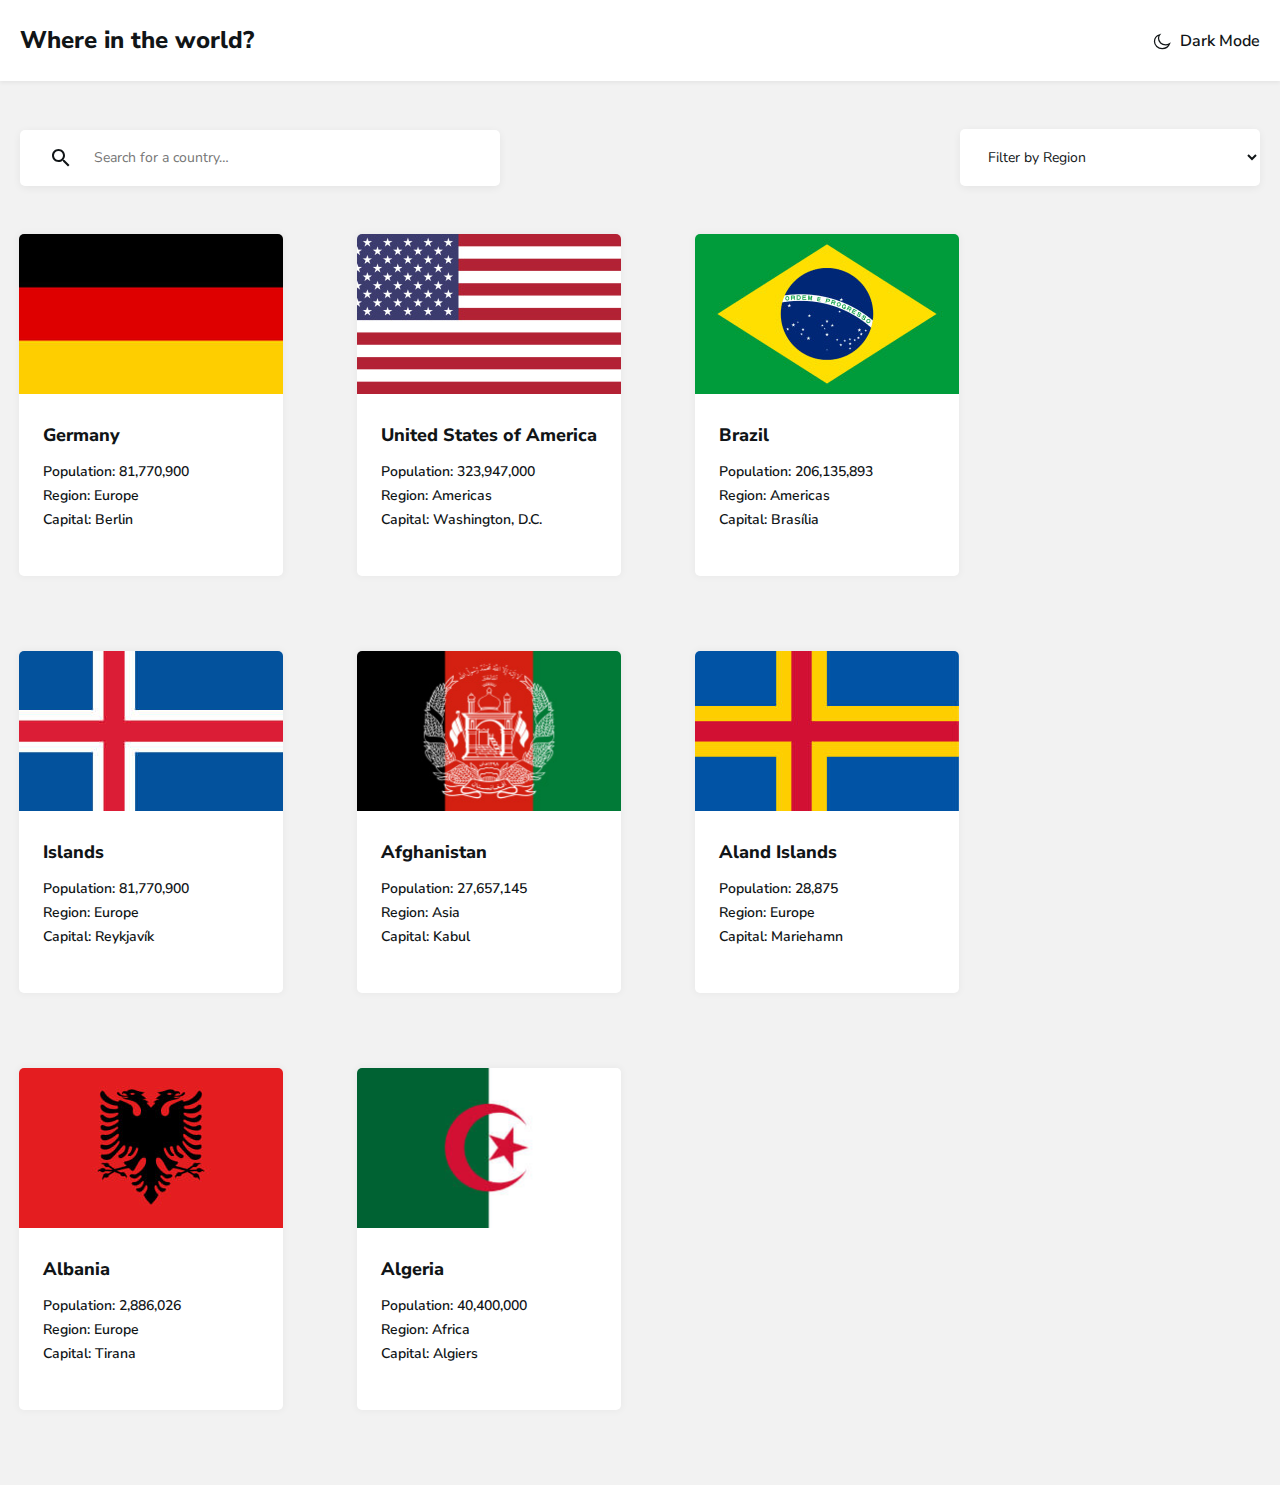
<file: index.html>
<!DOCTYPE html>
<html lang="en">
<head>
  <meta charset="UTF-8">
  <meta http-equiv="X-UA-Compatible" content="IE=edge">
  <meta name="viewport" content="width=device-width, initial-scale=1.0">
  <title>Countreis</title>

  <!-- Fonts -->
  <link rel="preconnect" href="https://fonts.googleapis.com">
  <link rel="preconnect" href="https://fonts.gstatic.com" crossorigin>
  <link href="https://fonts.googleapis.com/css2?family=Nunito+Sans:wght@400;600;800&display=swap" rel="stylesheet">

  <!-- Stylesheets -->
  <link rel="stylesheet" href="css/normalize.css">
  <link rel="stylesheet" href="css/style.css">
</head>
<body>

  <!-- SITE HEADER -->
  <header class="site-header">
    <div class="container">
      <div class="site-header-inner">
        <a class="site-header-heading" href="index.html">Where in the world?</a>

        <button class="dark-mode-button" type="button">
          <span class="dark-mode-button-inner">
            <svg class="dark-mode-button-icon" xmlns="http://www.w3.org/2000/svg" width="20" height="20"><path fill-rule="evenodd" stroke="currentColor" stroke-width="1.25" fill="#fff" d="M13.553 13.815c-3.884 0-7.034-2.887-7.034-6.447 0-1.343.448-2.586 1.212-3.618-3.04.945-5.231 3.581-5.231 6.688 0 3.9 3.45 7.062 7.704 7.062 3.389 0 6.266-2.007 7.296-4.796a7.458 7.458 0 0 1-3.947 1.111Z" clip-rule="evenodd"/></svg>
            <span class="dark-mode-button-text">Dark Mode</span>
          </span>
        </button>
      </div>
    </div>
  </header>

  <!-- MAIN-SECTION -->
  <main class="main-content">
    <div class="container">
      <section >
        <!-- <h2>FILTIRLAR</h2> -->
        <form class="filters" action="https//.htmlacademy.ru" method="get">

          <div class="filters-search-wrapper">
            <svg class="filters-search-icon" xmlns="http://www.w3.org/2000/svg" width="18" height="18"><path fill="currentColor" fill-rule="evenodd" d="M12.5 11h-.8l-.3-.3c1-1.1 1.6-2.6 1.6-4.2C13 2.9 10.1 0 6.5 0S0 2.9 0 6.5 2.9 13 6.5 13c1.6 0 3.1-.6 4.2-1.6l.3.3v.8l5 5 1.5-1.5-5-5Zm-6 0C4 11 2 9 2 6.5S4 2 6.5 2 11 4 11 6.5 9 11 6.5 11Z" clip-rule="evenodd"/></svg>
          <input class="filters-search-input" type="search" name="search" aria-label="Country name" placeholder="Search for a country…">
          </div>
          <select class="filters-region-select" name="regions" aria-label="Regions">
            <option value="#" selected disabled>Filter by Region</option>
            <option value="#">Africa</option>
            <option value="#">America</option>
            <option value="#">Asia</option>
            <option value="#">Europe</option>
            <option value="#">Oceania</option>
          </select>
        </form>
      </section>


      <section class="index-countries">
        <!-- <h2>INDEX-COUNTRIES</h2> -->
        <ul class="index-countries-list">
          <li class="-index-countries-item">
            <img class="index-country-flag" src="img/flag-germany.jpg" alt="Germany falg" width="264" height="160" srcset="img/flag-germany.jpg 1x, img/flag-germany@2x.jpg 2x">

            <div class="index-countries-info">
              <h3 class="index-country-name">
                <a class="index-countries-name-link" href="country-page.html">Germany</a>
              </h3>
              <dl class="index-countries-details">
                <div class="index-country-details-item">
                  <dt class="index-countries-details-title">Population:</dt>
                  <dd class="index-countries-details-value">81,770,900</dd>
                </div>
                <div class="index-country-details-item">
                  <dt class="index-countries-details-title">Region:</dt>
                  <dd class="index-countries-details-value">Europe</dd>
                </div>
                <div class="index-country-details-item">
                  <dt class="index-countries-details-title">Capital:</dt>
                  <dd class="index-countries-details-value">Berlin</dd>
                </div>
              </dl>
            </div>
          </li>

          <li class="-index-countries-item">
            <img class="index-country-flag" src="img/flag-usa.jpg" alt="United States of America falg" width="264" height="160" srcset="img/flag-usa.jpg 1x, img/flag-usa@2x.jpg 2x">

            <div class="index-countries-info">
              <h3 class="index-country-name">
                <a class="index-countries-name-link" href="country-page.html">United States of America</a>
              </h3>
              <dl class="index-countries-details">
                <div class="index-country-details-item">
                  <dt class="index-countries-details-title">Population:</dt>
                  <dd class="index-countries-details-value">323,947,000</dd>
                </div>
                <div class="index-country-details-item">
                  <dt class="index-countries-details-title">Region:</dt>
                  <dd class="index-countries-details-value">Americas</dd>
                </div>
                <div class="index-country-details-item">
                  <dt class="index-countries-details-title">Capital:</dt>
                  <dd class="index-countries-details-value">Washington, D.C.</dd>
                </div>
              </dl>
            </div>
          </li>

          <li class="-index-countries-item">
            <img class="index-country-flag" src="img/flag-brazil.jpg" alt="Germany falg" width="264" height="160" srcset="img/flag-brazil.jpg 1x, img/flag-brazil@2x.jpg 2x">

            <div class="index-countries-info">
              <h3 class="index-country-name">
                <a class="index-countries-name-link" href="country-page.html">Brazil</a>
              </h3>
              <dl class="index-countries-details">
                <div class="index-country-details-item">
                  <dt class="index-countries-details-title">Population:</dt>
                  <dd class="index-countries-details-value">206,135,893</dd>
                </div>
                <div class="index-country-details-item">
                  <dt class="index-countries-details-title">Region:</dt>
                  <dd class="index-countries-details-value">Americas</dd>
                </div>
                <div class="index-country-details-item">
                  <dt class="index-countries-details-title">Capital:</dt>
                  <dd class="index-countries-details-value">Brasília</dd>
                </div>
              </dl>
            </div>
          </li>
          <li class="-index-countries-item">
            <img class="index-country-flag" src="img/flag-iceland.jpg" alt="Icelands falg" width="264" height="160" srcset="img/flag-iceland.jpg 1x, img/flag-iceland@2x.jpg 2x">

            <div class="index-countries-info">
              <h3 class="index-country-name">
                <a class="index-countries-name-link" href="country-page.html">Islands</a>
              </h3>
              <dl class="index-countries-details">
                <div class="index-country-details-item">
                  <dt class="index-countries-details-title">Population:</dt>
                  <dd class="index-countries-details-value">81,770,900</dd>
                </div>
                <div class="index-country-details-item">
                  <dt class="index-countries-details-title">Region:</dt>
                  <dd class="index-countries-details-value">Europe</dd>
                </div>
                <div class="index-country-details-item">
                  <dt class="index-countries-details-title">Capital:</dt>
                  <dd class="index-countries-details-value">Reykjavík</dd>
                </div>
              </dl>
            </div>
          </li>
          <li class="-index-countries-item">
            <img class="index-country-flag" src="img/flag-afghanistan.jpg" alt="Afghanistan falg" width="264" height="160" srcset="img/flag-afghanistan.jpg 1x, img/flag-afghanistan@2x.jpg 2x">

            <div class="index-countries-info">
              <h3 class="index-country-name">
                <a class="index-countries-name-link" href="country-page.html">Afghanistan</a>
              </h3>
              <dl class="index-countries-details">
                <div class="index-country-details-item">
                  <dt class="index-countries-details-title">Population:</dt>
                  <dd class="index-countries-details-value">27,657,145</dd>
                </div>
                <div class="index-country-details-item">
                  <dt class="index-countries-details-title">Region:</dt>
                  <dd class="index-countries-details-value">Asia</dd>
                </div>
                <div class="index-country-details-item">
                  <dt class="index-countries-details-title">Capital:</dt>
                  <dd class="index-countries-details-value">Kabul</dd>
                </div>
              </dl>
            </div>
          </li>
          <li class="-index-countries-item">
            <img class="index-country-flag" src="img/flag-aland-islands.jpg" alt="Aland-Islands falg" width="264" height="160" srcset="img/flag-aland-islands.jpg 1x, img/flag-aland-islands@2x.jpg 2x">

            <div class="index-countries-info">
              <h3 class="index-country-name">
                <a class="index-countries-name-link" href="country-page.html">Aland Islands</a>
              </h3>
              <dl class="index-countries-details">
                <div class="index-country-details-item">
                  <dt class="index-countries-details-title">Population:</dt>
                  <dd class="index-countries-details-value">28,875</dd>
                </div>
                <div class="index-country-details-item">
                  <dt class="index-countries-details-title">Region:</dt>
                  <dd class="index-countries-details-value">Europe</dd>
                </div>
                <div class="index-country-details-item">
                  <dt class="index-countries-details-title">Capital:</dt>
                  <dd class="index-countries-details-value">Mariehamn</dd>
                </div>
              </dl>
            </div>
          </li>
          <li class="-index-countries-item">
            <img class="index-country-flag" src="img/flag-albania.jpg" alt="Albania falg" width="264" height="160" srcset="img/flag-albania.jpg 1x, img/flag-albania@2x.jpg 2x">

            <div class="index-countries-info">
              <h3 class="index-country-name">
                <a class="index-countries-name-link" href="country-page.html">Albania</a>
              </h3>
              <dl class="index-countries-details">
                <div class="index-country-details-item">
                  <dt class="index-countries-details-title">Population:</dt>
                  <dd class="index-countries-details-value">2,886,026</dd>
                </div>
                <div class="index-country-details-item">
                  <dt class="index-countries-details-title">Region:</dt>
                  <dd class="index-countries-details-value">Europe</dd>
                </div>
                <div class="index-country-details-item">
                  <dt class="index-countries-details-title">Capital:</dt>
                  <dd class="index-countries-details-value">Tirana</dd>
                </div>
              </dl>
            </div>
          </li>
          <li class="-index-countries-item">
            <img class="index-country-flag" src="img/flag-algeria.jpg" alt="Algeria falg" width="264" height="160" srcset="img/flag-algeria.jpg 1x, img/flag-algeria@2x.jpg 2x">

            <div class="index-countries-info">
              <h3 class="index-country-name">
                <a class="index-countries-name-link" href="country-page.html">Algeria</a>
              </h3>
              <dl class="index-countries-details">
                <div class="index-country-details-item">
                  <dt class="index-countries-details-title">Population:</dt>
                  <dd class="index-countries-details-value">40,400,000</dd>
                </div>
                <div class="index-country-details-item">
                  <dt class="index-countries-details-title">Region:</dt>
                  <dd class="index-countries-details-value">Africa</dd>
                </div>
                <div class="index-country-details-item">
                  <dt class="index-countries-details-title">Capital:</dt>
                  <dd class="index-countries-details-value">Algiers</dd>
                </div>
              </dl>
            </div>
          </li>

        </ul>
      </section>
    </div>
  </main>
  <script src="js/main.js"> </script>
</body>
</html>
</file>
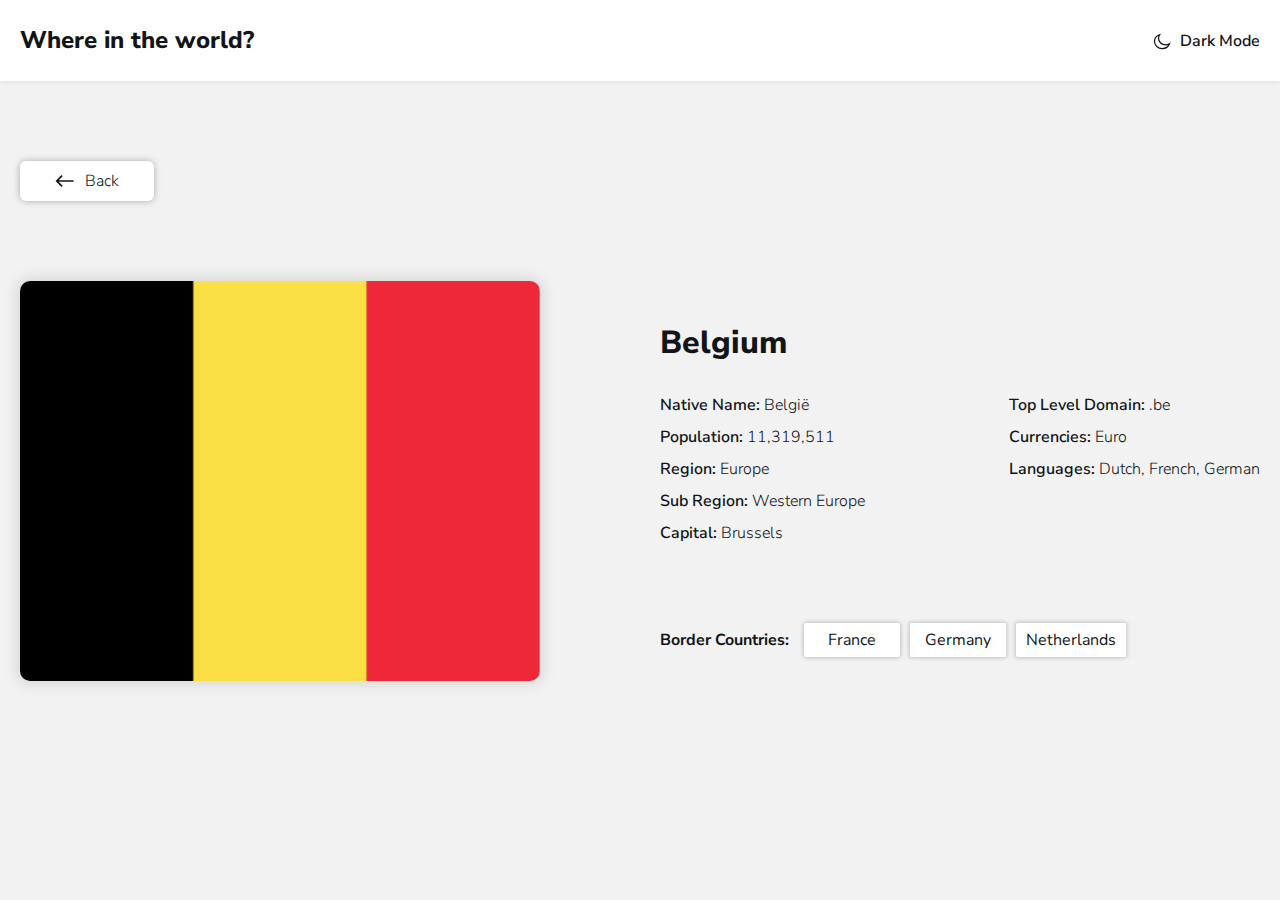
<file: country-page.html>
<!DOCTYPE html>
<html lang="en">
<head>
  <meta charset="UTF-8">
  <meta http-equiv="X-UA-Compatible" content="IE=edge">
  <meta name="viewport" content="width=device-width, initial-scale=1.0">
  <title>Countreis</title>

  <!-- Fonts -->
  <link rel="preconnect" href="https://fonts.googleapis.com">
  <link rel="preconnect" href="https://fonts.gstatic.com" crossorigin>
  <link href="https://fonts.googleapis.com/css2?family=Nunito+Sans:wght@400;600;800&display=swap" rel="stylesheet">

  <!-- Stylesheets -->
  <link rel="stylesheet" href="css/normalize.css">
  <link rel="stylesheet" href="css/style.css">
</head>
<body>

  <!-- SITE HEADER -->
  <header class="site-header">
    <div class="container">
      <div class="site-header-inner">
        <a class="site-header-heading" href="index.html">Where in the world?</a>

        <button class="dark-mode-button" type="button">
          <span class="dark-mode-button-inner">
            <svg class="dark-mode-button-icon" xmlns="http://www.w3.org/2000/svg" width="20" height="20"><path fill-rule="evenodd" stroke="currentColor" stroke-width="1.25" fill="#fff" d="M13.553 13.815c-3.884 0-7.034-2.887-7.034-6.447 0-1.343.448-2.586 1.212-3.618-3.04.945-5.231 3.581-5.231 6.688 0 3.9 3.45 7.062 7.704 7.062 3.389 0 6.266-2.007 7.296-4.796a7.458 7.458 0 0 1-3.947 1.111Z" clip-rule="evenodd"/></svg>
            <span class="dark-mode-button-text">Dark Mode</span>
          </span>
        </button>
      </div>
    </div>
  </header>

  <!-- MAIN-SECTION -->
  <main class="main-content main-content-inner country-page">
    <div class="container">
      <div class="country-page-back-wirraper">
        <a class="country-page-back-link"  href="index.html">
          <svg class="country-page-back-icon" xmlns="http://www.w3.org/2000/svg" width="20" height="20"><path fill="currentColor" fill-rule="evenodd" d="m6.464 4.107 1.179 1.179-3.89 3.889h14.85v1.65H3.753l3.89 3.889-1.179 1.179L.572 10l5.892-5.893Z" clip-rule="evenodd"/></svg>

          <span class="country-page-back-text">Back</span>
        </a>
      </div>

      <div class="country-page-flag-info">

        <img class="country-page-flag" src="img/flag-belgium-big.jpg" alt="Belgium flag" width="560" height="401" srcset="img/flag-belgium-big.jpg 1x, img/flag-belgium-big@2x.jpg 2x">


        <div class="country-page-info">
          <h2 class="country-page-info-heading">Belgium</h2>

          <div class="country-page-dls-wrapper">
            <dl class="country-page-info-list">
              <div class="country-page-info-item">
                <dt class="country-page-info-item-title">Native Name:</dt>
                <dd class="country-page-info-item-value">België</dd>
              </div>
              <div class="country-page-info-item">
                <dt class="country-page-info-item-title">Population:</dt>
                <dd class="country-page-info-item-value">11,319,511</dd>
              </div>
              <div class="country-page-info-item">
                <dt class="country-page-info-item-title">Region:</dt>
                <dd class="country-page-info-item-value">Europe</dd>
              </div>
              <div class="country-page-info-item">
                <dt class="country-page-info-item-title">Sub Region:</dt>
                <dd class="country-page-info-item-value">Western Europe</dd>
              </div>
              <div class="country-page-info-item">
                <dt class="country-page-info-item-title">Capital:</dt>
                <dd class="country-page-info-item-value">Brussels</dd>
              </div>
            </dl>

            <dl class="country-page-info-list">
              <div class="country-page-info-item">
                <dt class="country-page-info-item-title">Top Level Domain:</dt>
                <dd class="country-page-info-item-value">.be</dd>
              </div>
              <div class="country-page-info-item">
                <dt class="country-page-info-item-title">Currencies:</dt>
                <dd class="country-page-info-item-value">Euro</dd>
              </div>
              <div class="country-page-info-item">
                <dt class="country-page-info-item-title">Languages:</dt>
                <dd class="country-page-info-item-value">Dutch, French, German</dd>
              </div>

            </dl>
          </div>

          <div class="country-page-border-countries">
            <h2 class="border-countries-heading">Border Countries:</h2>

            <div class="country-page-border-countries-list">
                <a class="country-page-border-countries-link" href="#">France</a>

                <a class="country-page-border-countries-link" href="#">Germany</a>

                <a class="country-page-border-countries-link" href="#">Netherlands</a>
              </div>
          </div>
        </div>
      </div>
    </div>
  </main>
  <script src="js/main.js"> </script>
</body>
</html>
</file>
<file: css/style.css>
:root{
  --text-color: #111517;
  --element-bgc: #fff;
  --body-gbc: #f2f2f2;
  --transition-time: 0.4s;
}

/* DARK MODE */

.dark-mode{
  --text-color: #fff;
  --element-bgc: #2b3844;
  --body-gbc: #202c36;
}
/* FONTS */
@font-face {
  font-family: "Nunito Sans 7pt";
  src: url("../fonts/NunitoSans7pt-Regular.woff2") format("woff2"),
    url("../fonts/NunitoSans7pt-Regular.woff") format("woff");
  font-weight: normal;
  font-style: normal;
  font-display: swap;
}

@font-face {
  font-family: "../fonts/Nunito Sans 7pt";
  src: url("../fonts/NunitoSans7pt-Light.woff2") format("woff2"),
    url("../fonts/NunitoSans7pt-Light.woff") format("woff");
  font-weight: 300;
  font-style: normal;
  font-display: swap;
}

@font-face {
  font-family: "../fonts/Nunito Sans 7pt";
  src: url("../fonts/NunitoSans7pt-ExtraBold.woff2") format("woff2"),
    url("../fonts/NunitoSans7pt-ExtraBold.woff") format("woff");
  font-weight: bold;
  font-style: normal;
  font-display: swap;
}

@font-face {
  font-family: "../fonts/Nunito Sans 7pt";
  src: url("../fonts/NunitoSans7pt-SemiBold.woff2") format("woff2"),
    url("../fonts/NunitoSans7pt-SemiBold.woff") format("woff");
  font-weight: 600;
  font-style: normal;
  font-display: swap;
}


/* GLOBAL */
html{
  box-sizing: border-box;
  height: 100%;
  scroll-behavior: smooth;
}

*,
::after,
::before{
  box-sizing: inherit;
}

*:focus{
  outline: #111517 2px solid;
  outline-offset: 2px;
}
body{
  display: flex;
  flex-direction: column;
  height: 100%;
  margin: 0;
  padding: 0;
  font-family: "Nunito Sans", "Arial", sans-serif;
  font-weight: 600;
  font-style: normal;
  font-size: 14px;
  line-height: 16px;
  background-color: var(--body-gbc);
  color: var(--text-color);
  transition: background-color var(--transition-time) ease,
    color var(--transition-time) ease;
}

a {
  text-decoration: none;
}

/* CONTAINER */
.container{
  width: 100%;
  max-width: 1320px;
  padding-left: 20px;
  padding-right: 20px;
  margin-left: auto;
  margin-right: auto;
}


/* SITE-HEADER */
.site-header {
  padding-top: 24px;
  padding-bottom: 24px;
  background-color: var(--element-bgc);
  box-shadow: 0px 2px 4px rgba(0, 0, 0, 0.0562443);

}

.site-header-inner{
  display: flex;
  justify-content: space-between;
  align-items: center;
}
.site-header-heading {
  font-weight: 800;
  font-size: 24px;
  line-height: 33px;
  color: var(--text-color);
  cursor: pointer;
}

.site-header-heading:hover{
  opacity: 0.8;
}

.site-header-heading:active{
  opacity: 0.6;
}

.dark-mode-button {
  padding: 0;
  border: none;
  background-color: transparent;
  cursor: pointer;
}

.dark-mode-button-inner {
  display: flex;
  align-items: center;
  color: var(--text-color);
}
.dark-mode-button-icon {
  margin-right: 8px;
}
.dark-mode-button-text {
  font-weight: 600;
  font-size: 16px;
  line-height: 22px;
}


/* MAIN CONTENT */
.main-content{
  padding-top: 48px;
  padding-bottom: 48px;
  flex-grow: 1;
}

.main-content-inner{
  padding-top: 80px;
}

/* FILTERS */

.filters {
  display: flex;
  justify-content: space-between;
  align-items: center;
  margin-bottom: 48px;
}

.filters-search-wrapper{
  position: relative;
  width: 100%;
  max-width: 480px;
}

.filters-search-icon{

  position: absolute;
  top: 19px;
  left: 32px;
  color: var(--text-color);

}

.filters-search-input {
  width: 100%;
  line-height: 20px;
  padding-top: 18px;
  padding-bottom: 18px;
  padding-left: 74px;
  border: 0;
  border-radius: 5px;
  background: var(--element-bgc);
  color: var(--text-color);
  box-shadow: 0px 2px 9px rgba(0, 0, 0, 0.06);
}

.filters-region-select {
  /* appearance: none; */
  padding: 18px 24px;
  min-width: 300px;
  border: 0;
  border-radius: 5px;
  background: var(--element-bgc);
  box-shadow: 0px 2px 9px rgba(0, 0, 0, 0.06);
  color: var(--text-color);
}
/*
.arrow{
  position: relative;
}

.arrow::before{
  content: "";
  position: absolute;
  top: 40%;
  right: 15px;
  width: 0;
  height: 0;
  border-style: solid;
  border-width: 10px 7.5px 0 7.5px;
  border-color: #000000 transparent transparent transparent;
  line-height: 0px;
  _border-color: #000000 #ffffff #ffffff #ffffff;
  _filter: progid:DXImageTransform.Microsoft.Chroma(color='#ffffff');
} */


/* INDEX-COUNTRIES */


.index-countries-list{
  padding: 0;
  margin: 0;
  display: flex;
  flex-wrap: wrap;
  list-style: none;
  margin-left: -75px;
  margin-bottom: -75px;
}
.-index-countries-item {
  width: calc(25 - 75px);
  margin-left: 74px;
  margin-bottom: 75px;
  background-color: var(--element-bgc);
  color: var(--text-color);
  border-radius: 5px;
  overflow: hidden;
  box-shadow: 0px 0px 7px 2px rgba(0, 0, 0, 0.03);
}
.index-country-flag {
  width: 264px;
  height: 160px;
  object-fit: cover;
  /* border-radius: 5px 5px 0 0; */
}
.index-countries-info {
  padding: 0;
  margin: 0;
  padding: 24px 24px 48px;
}
.index-country-name {
  margin: 0;
  font-weight: 800;
  font-size: 18px;
  line-height: 26px;
  margin-bottom: 16px;
  color: var(--text-color);
}

.index-countries-name-link{
  color: var(--text-color);
}
.index-countries-details {
  margin: 0;
}
.index-country-details-item {
  display: flex;
  flex-wrap: wrap;
}

.index-country-details-item:not(:last-child) {
  margin-bottom: 8px;
}

.index-countries-details-title{
  margin: 0;
  margin-right: 4px;
}
.index-countries-details-value{
  margin: 0;
}



/* COUNTRY PAGE */


.country-page-back-wirraper {
  margin-bottom: 80px;
}
.country-page-back-link {
  display: inline-flex;
  align-items: center;
  color: var(--text-color);
  box-shadow: 0px 0px 7px rgba(0, 0, 0, 0.3);
  background-color: var(--element-bgc);
  border-radius: 6px;
  padding: 10px 35px;
}

.country-page-back-link:hover{
  opacity: 0.8;
}

.country-page-back-link:active{
  opacity: 0.6;
}

.country-page-back-icon {
  widows: 20px;
  height: 20px;
  margin-right: 10px;
}
.country-page-back-text {
  font-weight: 300;
  font-size: 16px;
  line-height: 20px;
}


/* COUNTRY PAGE INFO FLAG  */

.country-page-flag-info {

  display: flex;

}
.country-page-flag {
  width: 560px;
  height: 400px;
  object-fit: cover;
  margin-right: 120px;
  box-shadow: 0px 0px 14px 4px rgba(0, 0, 0, 0.1);
  border-radius: 10px;
}
.country-page-info {
  min-width: 600px;
  padding-top: 40px;
}
.country-page-info-heading {
  margin-top: 0;
  margin-bottom: 24px;
  font-weight: 800;
  font-size: 32px;
  line-height: 44px;
  color: var(--text-color);
}
.country-page-dls-wrapper {
  display: flex;
  justify-content: space-between;
}
.country-page-info-list {
  widows: 250px;
  margin: 0;
  font-weight: 300;
  font-size: 16px;
  line-height: 32px;
  color: var(--text-color);
  margin-bottom: 70px;
}
.country-page-info-item {
  display: flex;
}
.country-page-info-item:not(:last-child) {
  margin-bottom: px;
}

.country-page-info-item-title{
  font-weight: 600;
  margin-right: 4px;
}
.country-page-info-item-value{
  margin: 0;
}


.country-page-border-countries {
  display: flex;
  align-items: center;
}
.border-countries-heading {
  margin: 0;
  font-size: 16px;
  line-height: 24px;
  color: var(--text-color);
  margin-right: 15px;
}
.country-page-border-countries-list {
  display: flex;
  flex-wrap: wrap;
}
.country-page-border-countries-link {
  min-width: 96px;
  padding: 5px 10px;
  margin-top: 4px;
  margin-bottom: 4px;
  font-weight: 400;
  font-size: 16px;
  line-height: 24px;
  color: var(--text-color);
  background: var(--element-bgc);
  box-shadow: 0px 0px 4px 1px rgba(0, 0, 0, 0.2);
  border-radius: 2px;
  text-align: center;
  transition: background-color var(--transition-time) ease;
}

.country-page-border-countries-link:hover{
  opacity: 0.8;
}

.country-page-border-countries-link:active{
  opacity: 0.6;
}

.country-page-border-countries-link:not(:last-child){
  margin-right: 10px;
}
</file>
